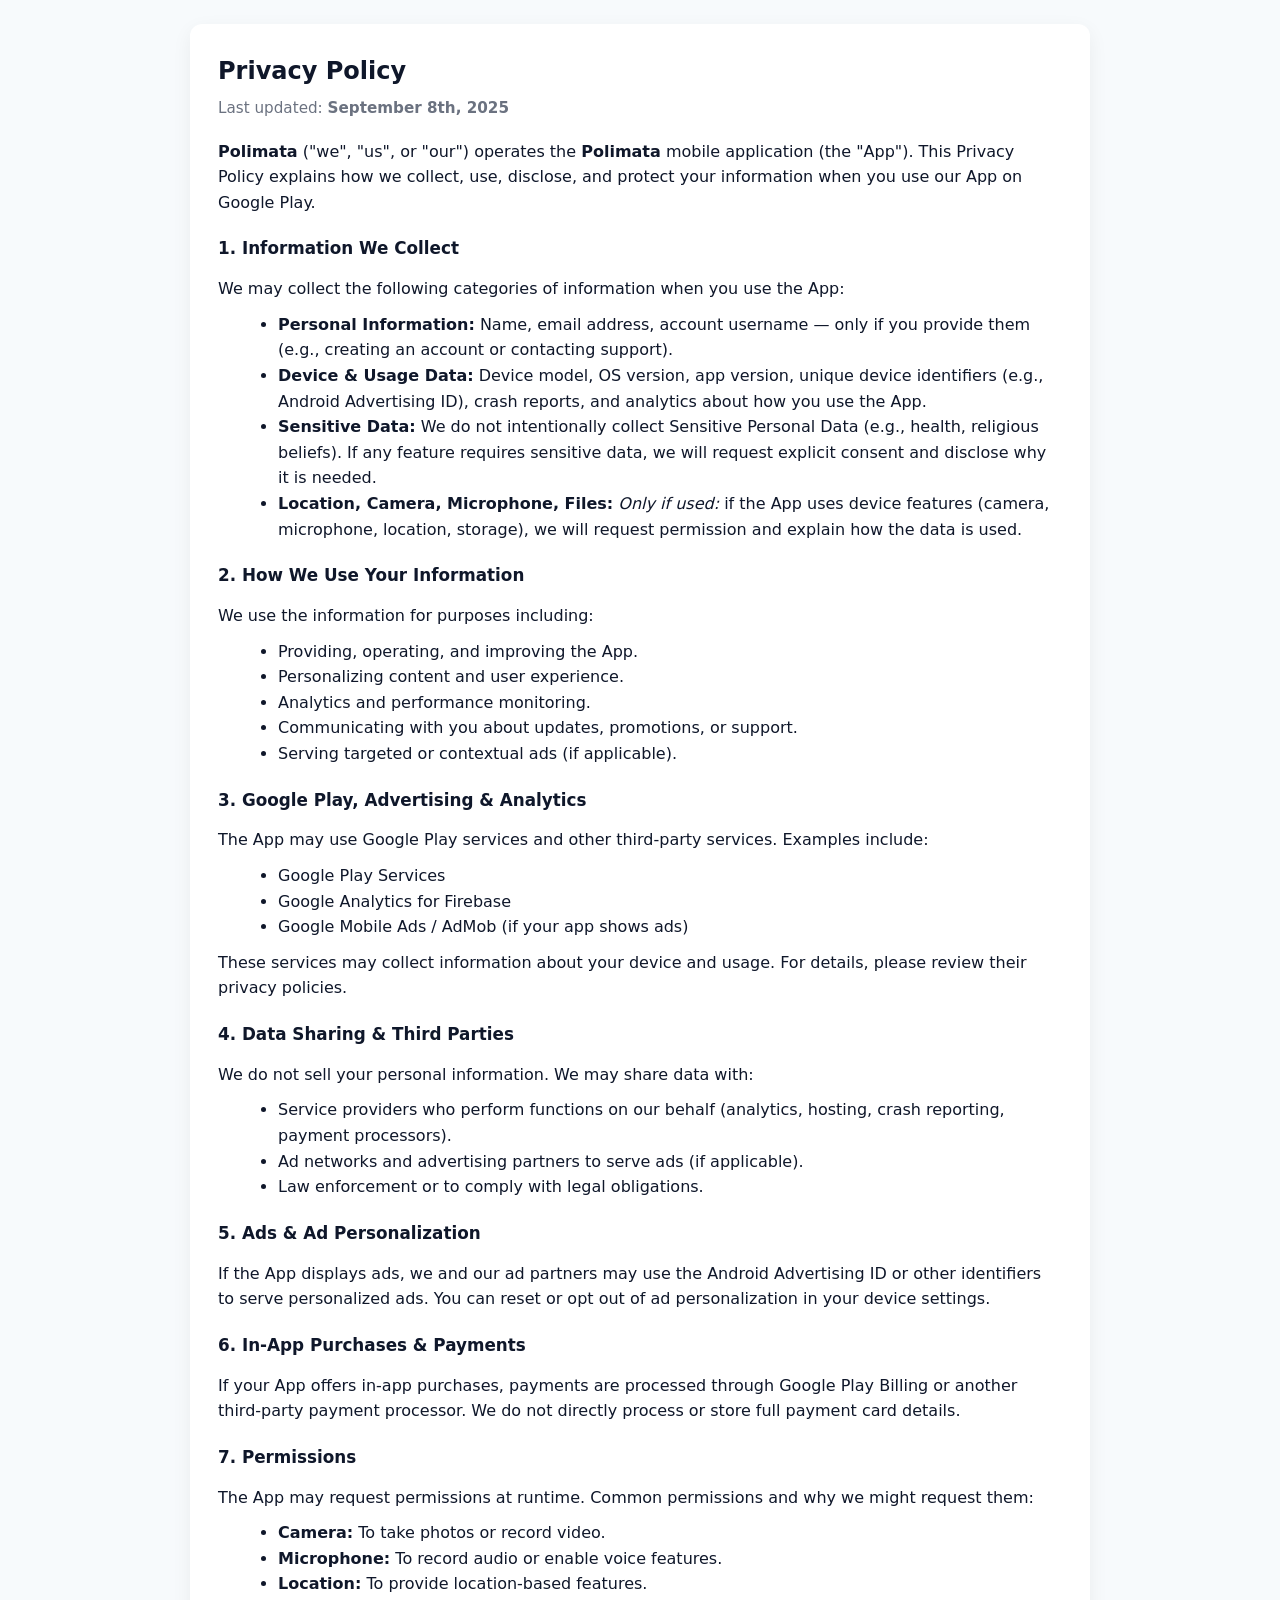
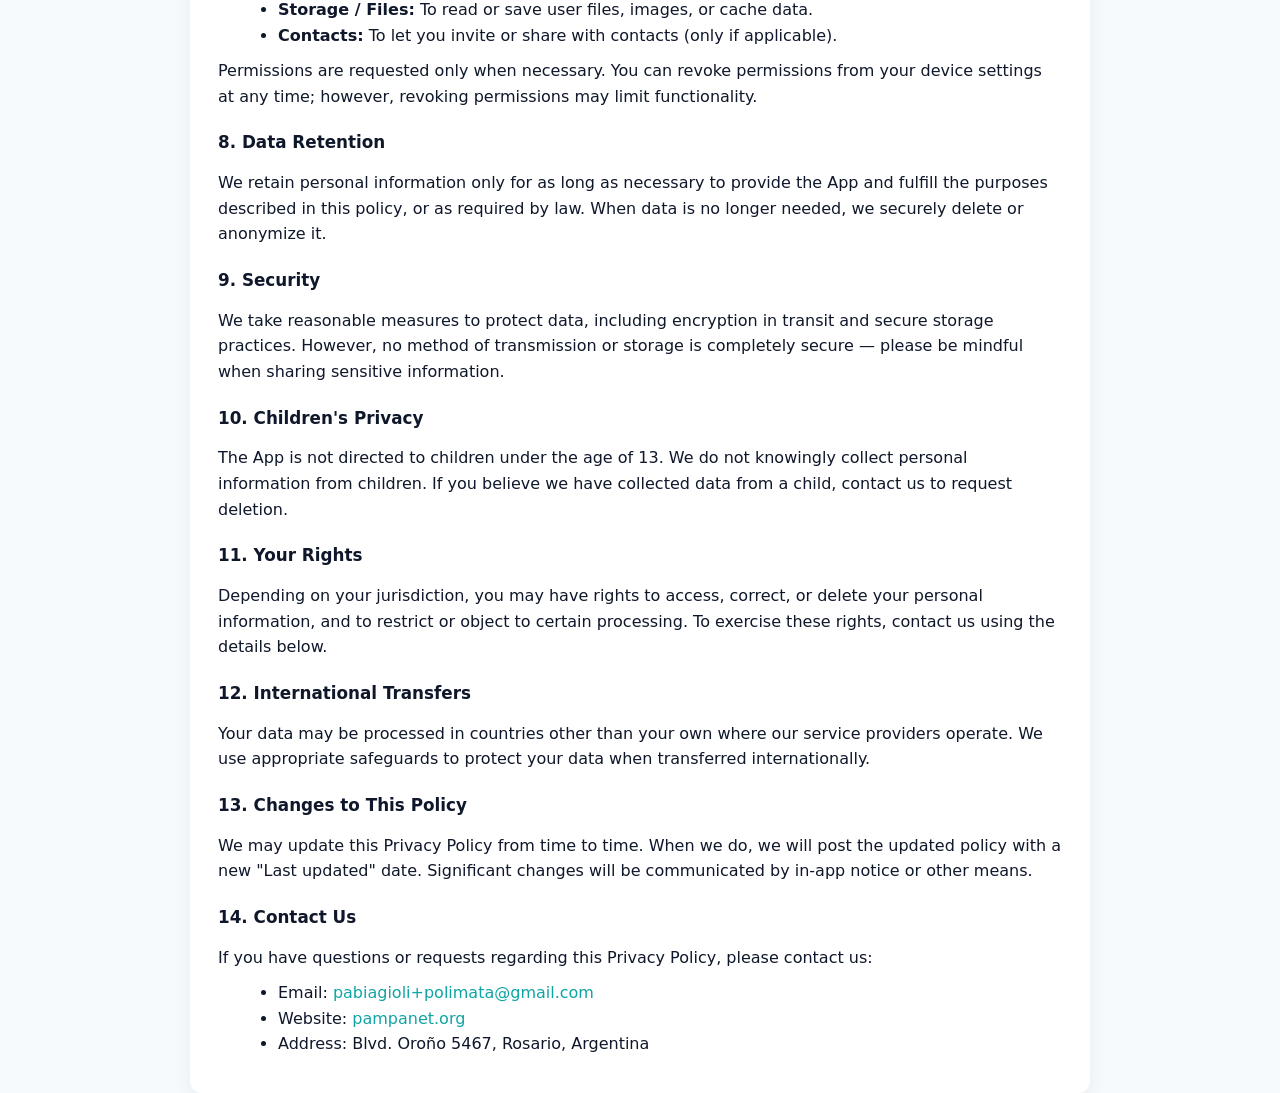
<file: privacy_google.html>
<!doctype html>
<html lang="en">
<head>
  <meta charset="utf-8" />
  <meta name="viewport" content="width=device-width,initial-scale=1" />
  <title>Privacy Policy — Polimata</title>
  <meta name="description" content="Privacy Policy for Polimata (Google Play)." />
  <style>
    :root{--bg:#f7fafc;--card:#ffffff;--muted:#6b7280;--accent:#0ea5a4;--max:900px}
    html,body{height:100%}
    body{font-family:Inter,system-ui,-apple-system,Segoe UI,Roboto,'Helvetica Neue',Arial;line-height:1.6;background:var(--bg);color:#0f172a;margin:0;padding:24px;display:flex;justify-content:center}
    .wrap{max-width:var(--max);width:100%}
    header{margin-bottom:18px}
    .card{background:var(--card);border-radius:12px;padding:28px;box-shadow:0 6px 20px rgba(2,6,23,0.06)}
    h1{font-size:1.5rem;margin:0 0 6px}
    .meta{color:var(--muted);font-size:0.95rem;margin-bottom:18px}
    h2{font-size:1.05rem;margin-top:20px}
    p{margin:10px 0}
    ul{margin:8px 0 8px 20px}
    code{background:#eef2f7;padding:2px 6px;border-radius:6px;font-family:monospace}
    .footer{margin-top:22px;color:var(--muted);font-size:0.9rem}
    a{color:var(--accent);text-decoration:none}
    .notice{background:#fff7ed;border-left:4px solid #f59e0b;padding:12px;border-radius:8px;margin-top:14px}
    @media (max-width:520px){body{padding:14px}.card{padding:18px}}
  </style>
</head>
<body>
  <main class="wrap">
    <div class="card" role="main">
      <header>
        <h1>Privacy Policy</h1>
        <div class="meta">Last updated: <strong>September 8th, 2025</strong></div>
        <p><strong>Polimata</strong> ("we", "us", or "our") operates the <strong>Polimata</strong> mobile application (the "App"). This Privacy Policy explains how we collect, use, disclose, and protect your information when you use our App on Google Play.</p>
      </header>

      <section>
        <h2>1. Information We Collect</h2>
        <p>We may collect the following categories of information when you use the App:</p>
        <ul>
          <li><strong>Personal Information:</strong> Name, email address, account username — only if you provide them (e.g., creating an account or contacting support).</li>
          <li><strong>Device & Usage Data:</strong> Device model, OS version, app version, unique device identifiers (e.g., Android Advertising ID), crash reports, and analytics about how you use the App.</li>
          <li><strong>Sensitive Data:</strong> We do not intentionally collect Sensitive Personal Data (e.g., health, religious beliefs). If any feature requires sensitive data, we will request explicit consent and disclose why it is needed.</li>
          <li><strong>Location, Camera, Microphone, Files:</strong> <em>Only if used:</em> if the App uses device features (camera, microphone, location, storage), we will request permission and explain how the data is used.</li>
        </ul>
      </section>

      <section>
        <h2>2. How We Use Your Information</h2>
        <p>We use the information for purposes including:</p>
        <ul>
          <li>Providing, operating, and improving the App.</li>
          <li>Personalizing content and user experience.</li>
          <li>Analytics and performance monitoring.</li>
          <li>Communicating with you about updates, promotions, or support.</li>
          <li>Serving targeted or contextual ads (if applicable).</li>
        </ul>
      </section>

      <section>
        <h2>3. Google Play, Advertising & Analytics</h2>
        <p>The App may use Google Play services and other third-party services. Examples include:</p>
        <ul>
          <li>Google Play Services</li>
          <li>Google Analytics for Firebase</li>
          <li>Google Mobile Ads / AdMob (if your app shows ads)</li>
        </ul>
        <p>These services may collect information about your device and usage. For details, please review their privacy policies.</p>
      </section>

      <section>
        <h2>4. Data Sharing & Third Parties</h2>
        <p>We do not sell your personal information. We may share data with:</p>
        <ul>
          <li>Service providers who perform functions on our behalf (analytics, hosting, crash reporting, payment processors).</li>
          <li>Ad networks and advertising partners to serve ads (if applicable).</li>
          <li>Law enforcement or to comply with legal obligations.</li>
        </ul>
      </section>

      <section>
        <h2>5. Ads & Ad Personalization</h2>
        <p>If the App displays ads, we and our ad partners may use the Android Advertising ID or other identifiers to serve personalized ads. You can reset or opt out of ad personalization in your device settings.</p>
      </section>

      <section>
        <h2>6. In-App Purchases & Payments</h2>
        <p>If your App offers in-app purchases, payments are processed through Google Play Billing or another third-party payment processor. We do not directly process or store full payment card details.</p>
      </section>

      <section>
        <h2>7. Permissions</h2>
        <p>The App may request permissions at runtime. Common permissions and why we might request them:</p>
        <ul>
          <li><strong>Camera:</strong> To take photos or record video.</li>
          <li><strong>Microphone:</strong> To record audio or enable voice features.</li>
          <li><strong>Location:</strong> To provide location-based features.</li>
          <li><strong>Storage / Files:</strong> To read or save user files, images, or cache data.</li>
          <li><strong>Contacts:</strong> To let you invite or share with contacts (only if applicable).</li>
        </ul>
        <p>Permissions are requested only when necessary. You can revoke permissions from your device settings at any time; however, revoking permissions may limit functionality.</p>
      </section>

      <section>
        <h2>8. Data Retention</h2>
        <p>We retain personal information only for as long as necessary to provide the App and fulfill the purposes described in this policy, or as required by law. When data is no longer needed, we securely delete or anonymize it.</p>
      </section>

      <section>
        <h2>9. Security</h2>
        <p>We take reasonable measures to protect data, including encryption in transit and secure storage practices. However, no method of transmission or storage is completely secure — please be mindful when sharing sensitive information.</p>
      </section>

      <section>
        <h2>10. Children's Privacy</h2>
        <p>The App is not directed to children under the age of 13. We do not knowingly collect personal information from children. If you believe we have collected data from a child, contact us to request deletion.</p>
      </section>

      <section>
        <h2>11. Your Rights</h2>
        <p>Depending on your jurisdiction, you may have rights to access, correct, or delete your personal information, and to restrict or object to certain processing. To exercise these rights, contact us using the details below.</p>
      </section>

      <section>
        <h2>12. International Transfers</h2>
        <p>Your data may be processed in countries other than your own where our service providers operate. We use appropriate safeguards to protect your data when transferred internationally.</p>
      </section>

      <section>
        <h2>13. Changes to This Policy</h2>
        <p>We may update this Privacy Policy from time to time. When we do, we will post the updated policy with a new "Last updated" date. Significant changes will be communicated by in-app notice or other means.</p>
      </section>

      <section>
        <h2>14. Contact Us</h2>
        <p>If you have questions or requests regarding this Privacy Policy, please contact us:</p>
        <ul>
          <li>Email: <a href="mailto:pabiagioli+polimata@gmail.com">pabiagioli+polimata@gmail.com</a></li>
          <li>Website: <a href="pampanet.org">pampanet.org</a></li>
          <li>Address: Blvd. Oroño 5467, Rosario, Argentina</li>
        </ul>
      </section>
    </div>
  </main>
</body>
</html>
</file>
